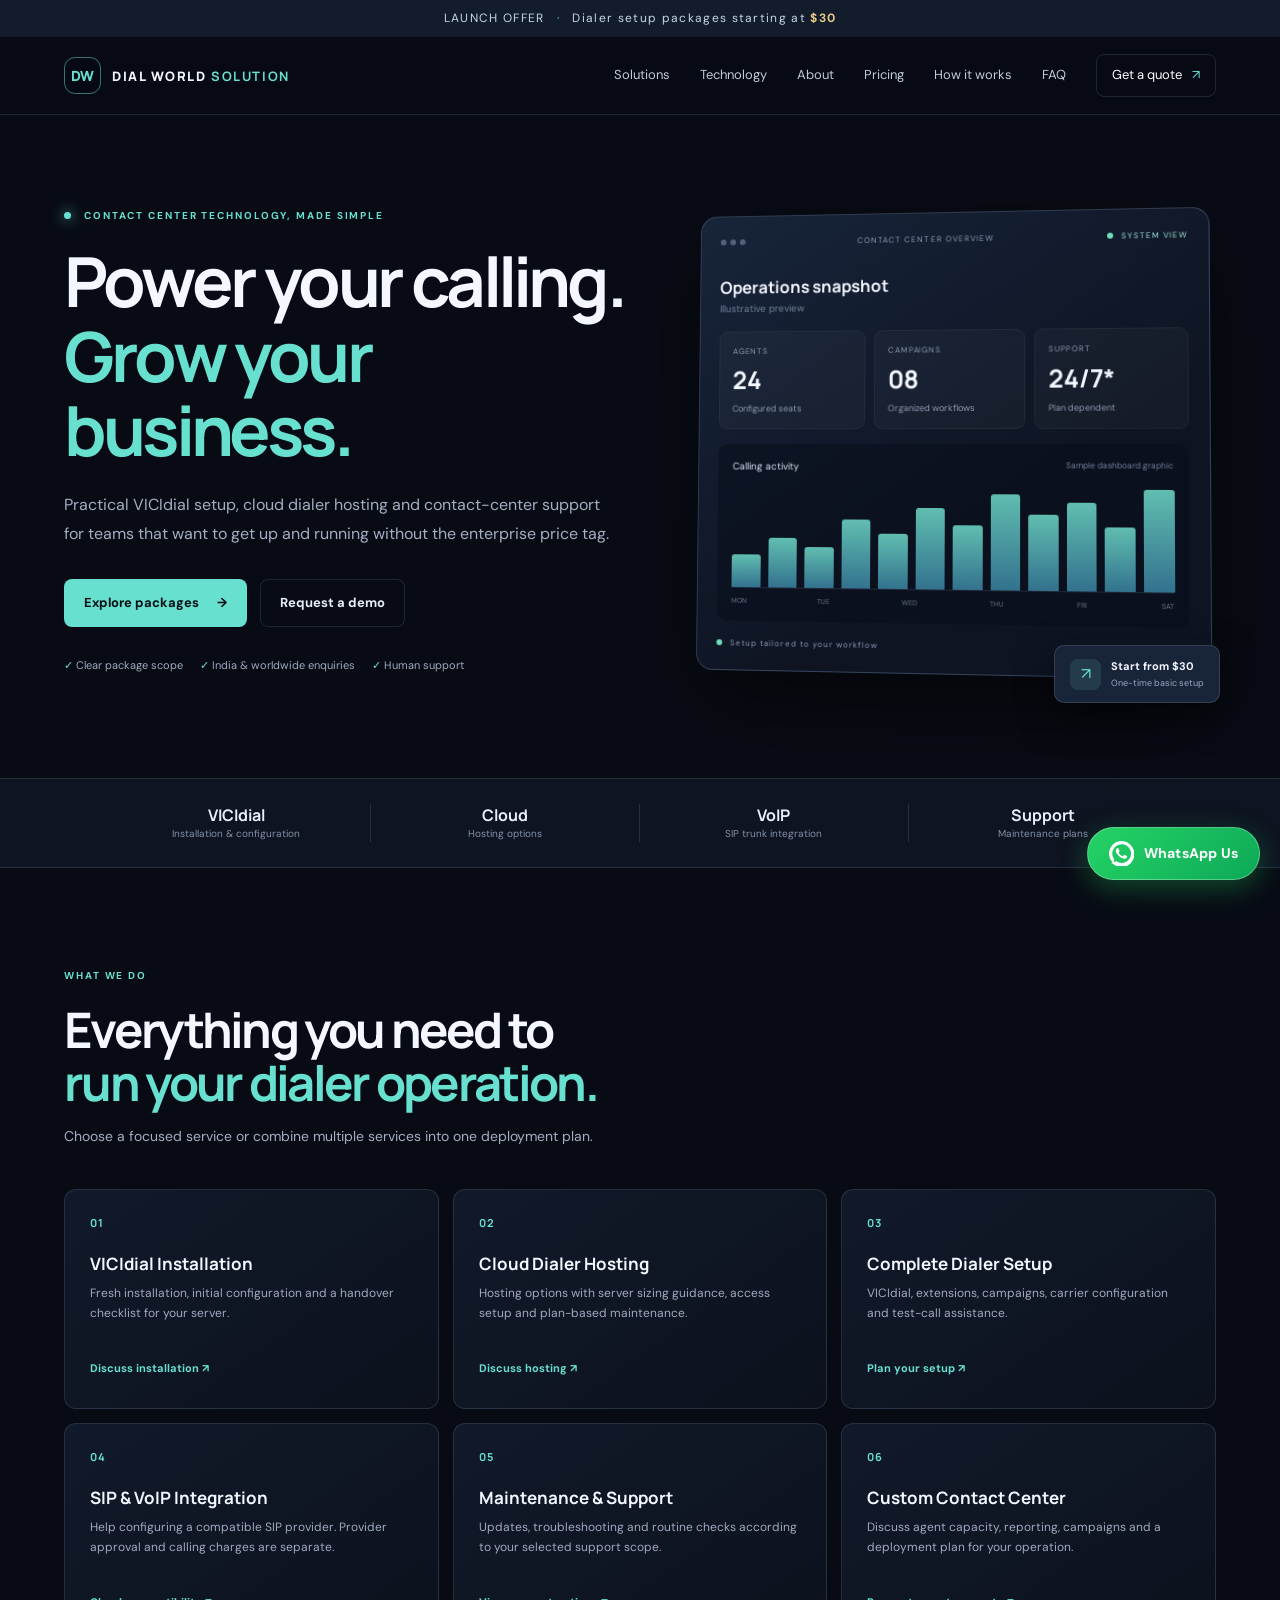
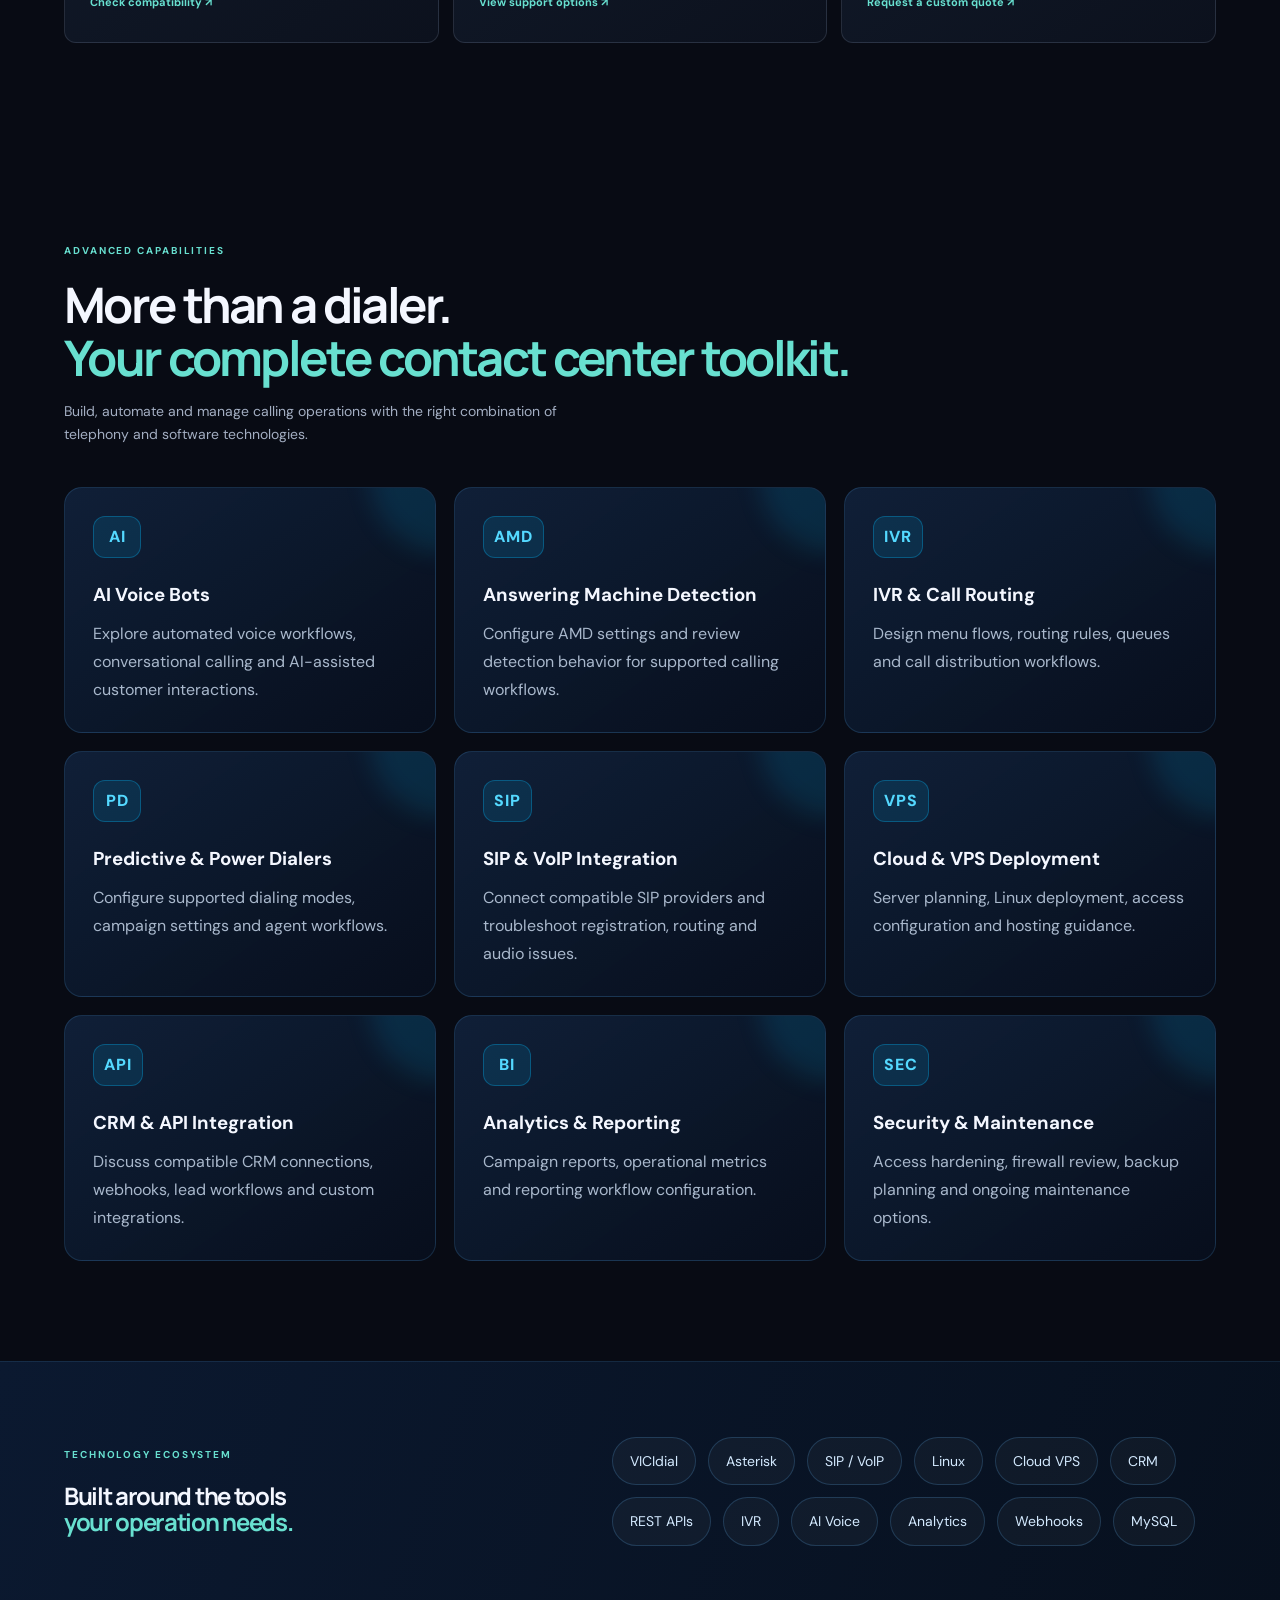
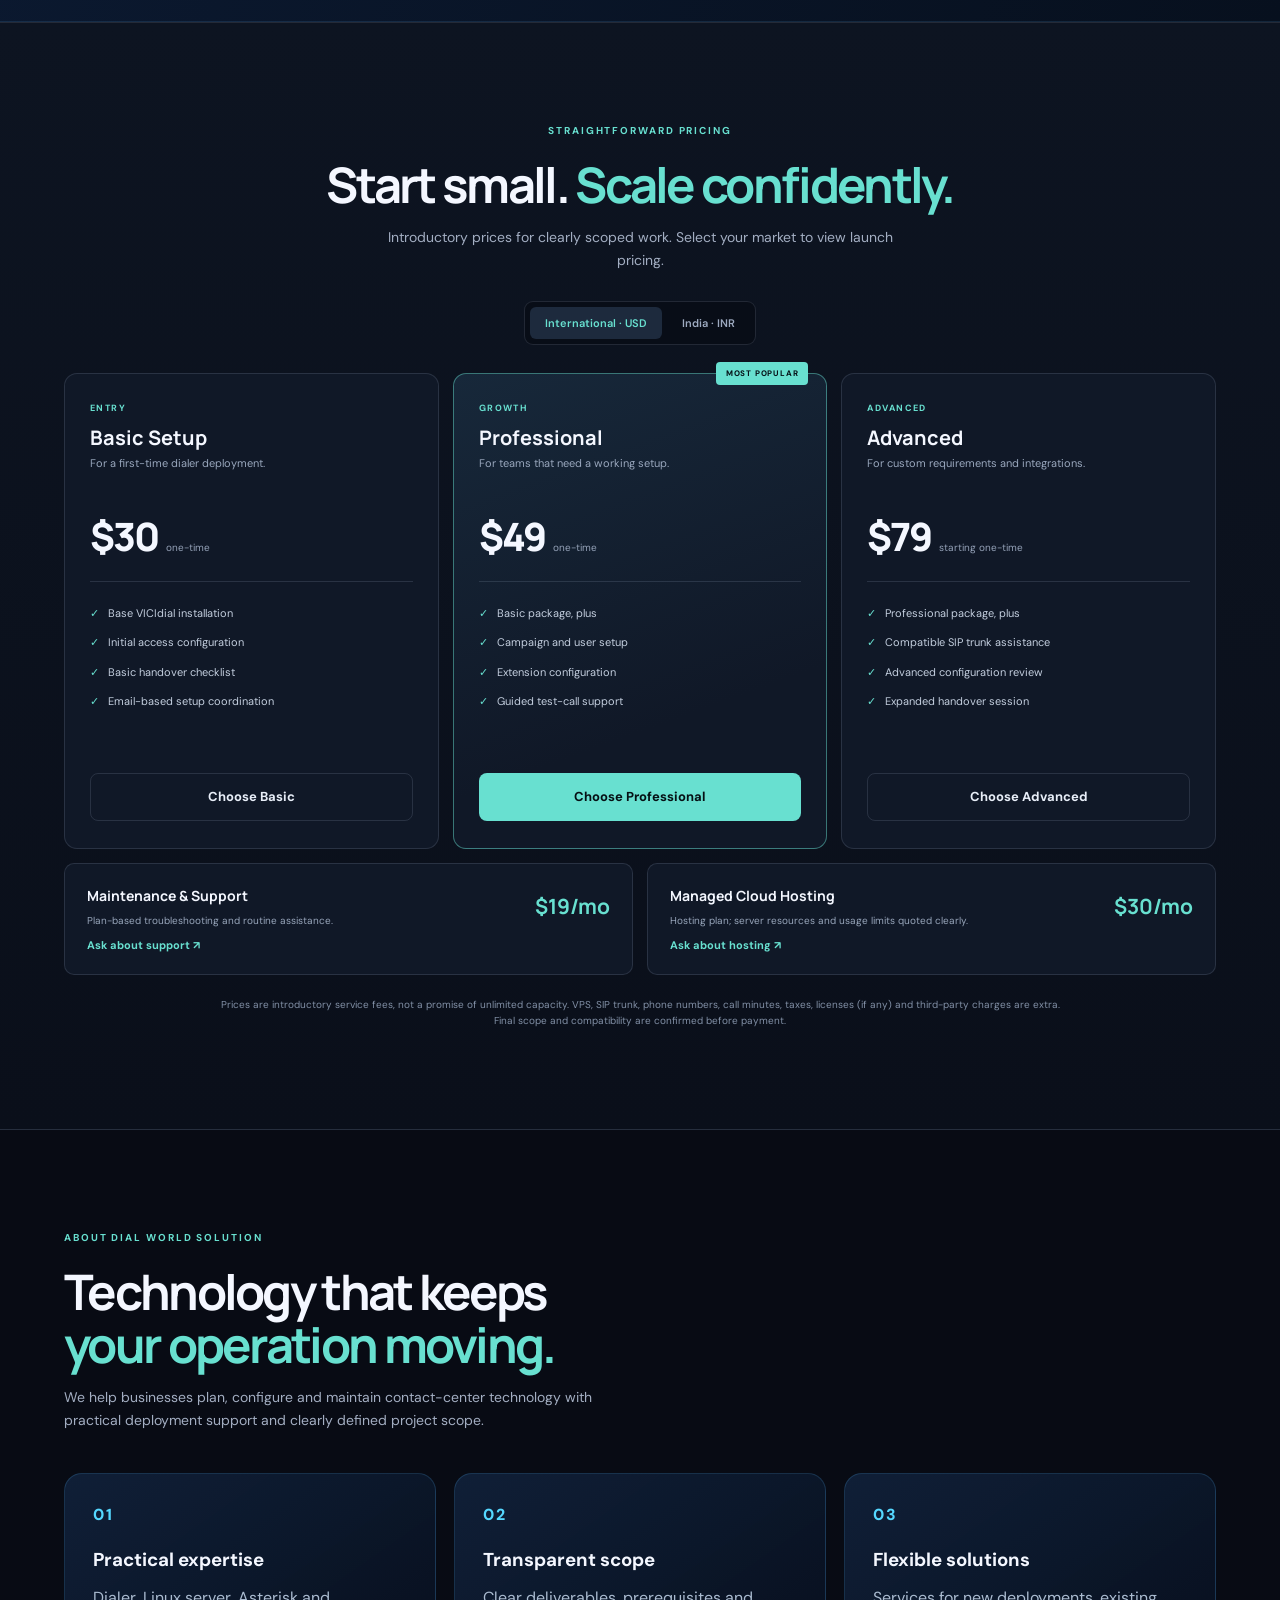
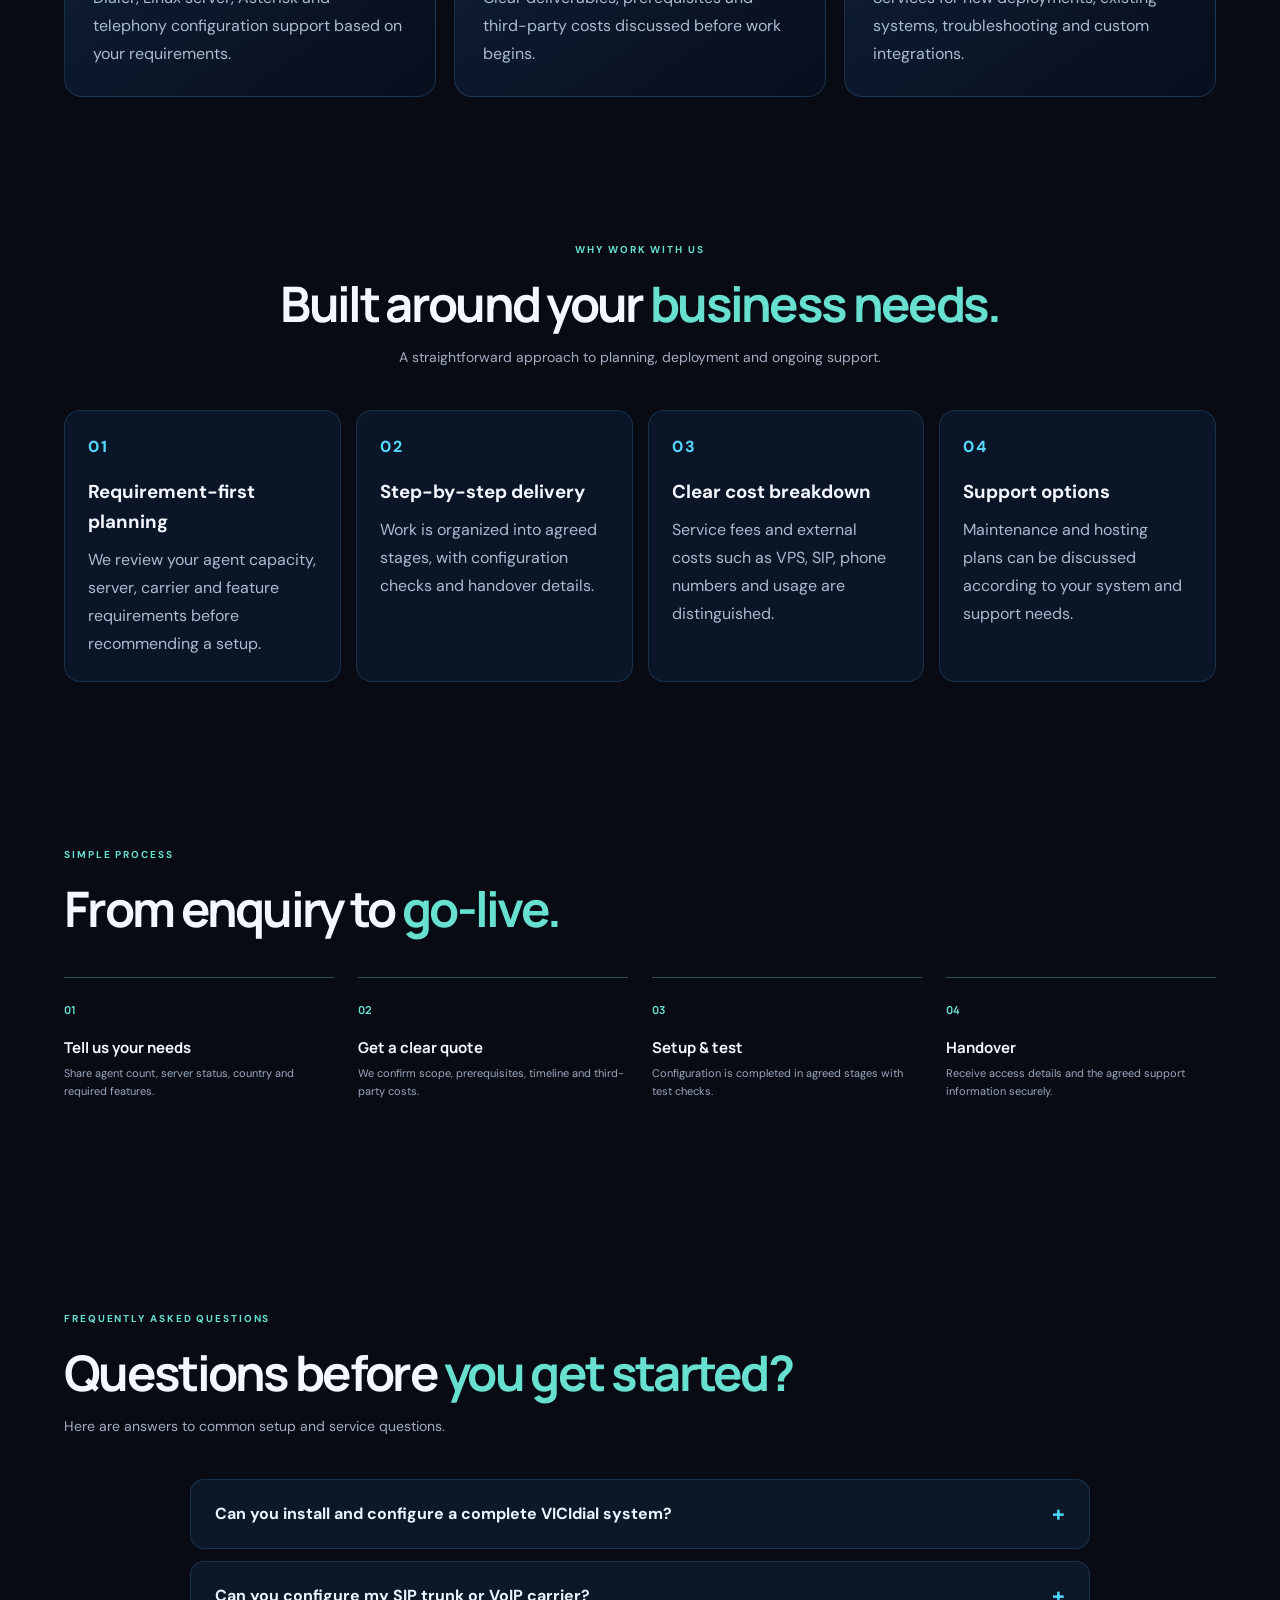
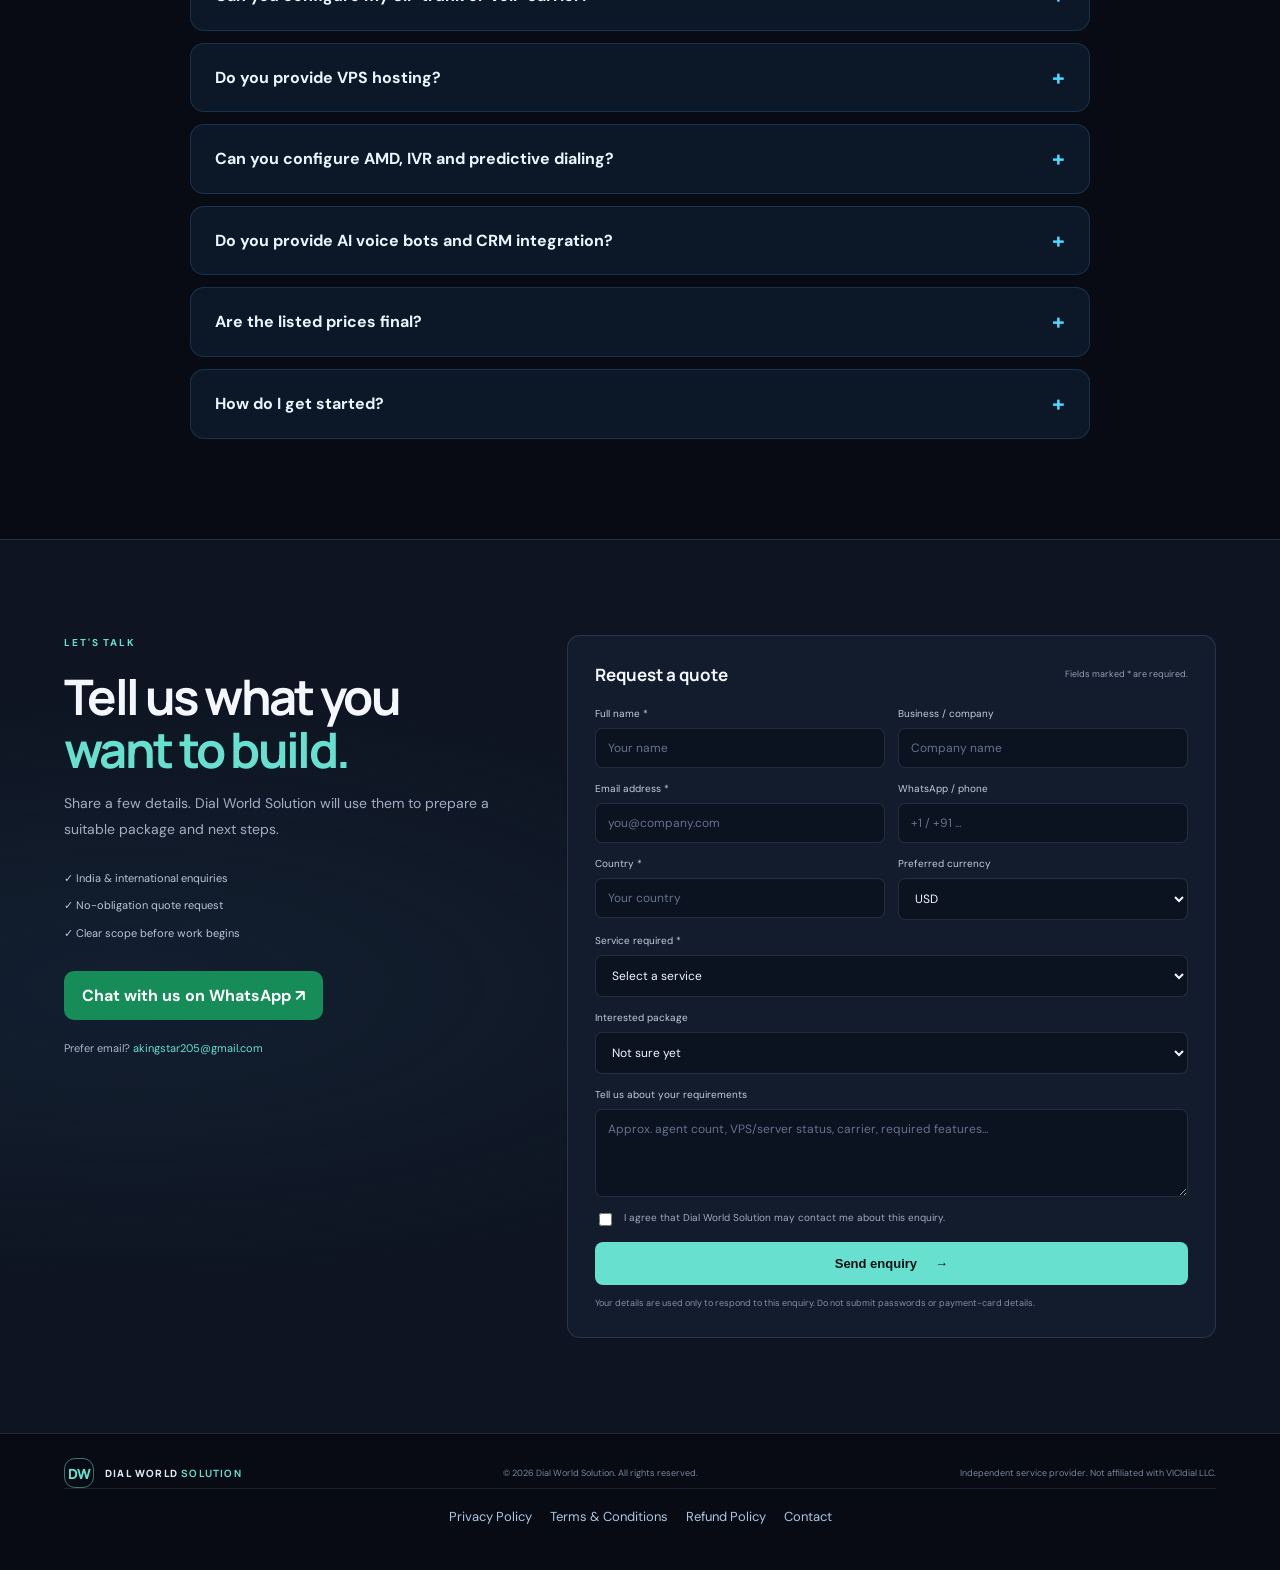
<file: index.html>
<!doctype html>
<html lang="en">
<head>
  <meta charset="utf-8">
  <meta name="viewport" content="width=device-width,initial-scale=1">
  <meta name="theme-color" content="#080b14">
  <meta name="description" content="Dial World Solution provides VICIdial installation, Asterisk, SIP and VoIP integration, cloud dialer hosting, AI voice workflows and contact center support.">
  <meta name="robots" content="index,follow">
  <meta property="og:title" content="Dial World Solution | Contact Center Technology">
  <meta property="og:description" content="VICIdial, Asterisk, cloud dialer, SIP integration and contact center solutions.">
  <meta property="og:type" content="website">
  <title>Dial World Solution | Premium Dialer & Contact Center Solutions</title>
  <link rel="preconnect" href="https://fonts.googleapis.com">
  <link rel="preconnect" href="https://fonts.gstatic.com" crossorigin>
  <link href="https://fonts.googleapis.com/css2?family=DM+Sans:wght@400;500;600;700&family=Manrope:wght@400;500;600;700;800&display=swap" rel="stylesheet">
  <link rel="icon" type="image/svg+xml" href="assets/favicon.svg">
  <link rel="canonical" href="https://akingstar.github.io/dial-world-solution/">
  <meta property="og:url" content="https://akingstar.github.io/dial-world-solution/">
  <meta name="twitter:card" content="summary">
  <link rel="stylesheet" href="assets/style.css">

  <script type="application/ld+json">
  {
    "@context":"https://schema.org",
    "@type":"ProfessionalService",
    "name":"Dial World Solution",
    "url":"https://akingstar.github.io/dial-world-solution/",
    "email":"akingstar205@gmail.com",
    "telephone":"+917857066061",
    "description":"VICIdial installation, Asterisk, SIP and VoIP integration, cloud dialer hosting and contact center technology services."
  }
  </script>
</head>
<body>
  <a class="skip-link" href="#home">Skip to content</a>
  <div class="announcement">LAUNCH OFFER <span>·</span> Dialer setup packages starting at <strong>$30</strong></div>
  <header class="site-header">
    <a class="brand" href="#home" aria-label="Dial World Solution home">
      <span class="brand-mark">DW</span><span> DIAL WORLD <b>SOLUTION</b></span>
    </a>
    <button class="menu-toggle" id="menuToggle" aria-label="Open navigation" aria-expanded="false">☰</button>
    <nav id="mainNav">
      <a href="#solutions">Solutions</a><a href="#capabilities">Technology</a><a href="#about">About</a><a href="#pricing">Pricing</a><a href="#process">How it works</a><a href="#faq">FAQ</a>
      <a class="nav-cta" href="#contact">Get a quote <span>↗</span></a>
    </nav>
  </header>

  <main>
    <section class="hero section-wrap" id="home">
      <div class="hero-copy">
        <div class="eyebrow"><span class="pulse"></span> CONTACT CENTER TECHNOLOGY, MADE SIMPLE</div>
        <h1>Power your calling.<br><em>Grow your business.</em></h1>
        <p class="hero-lead">Practical VICIdial setup, cloud dialer hosting and contact-center support for teams that want to get up and running without the enterprise price tag.</p>
        <div class="hero-actions"><a class="btn btn-primary" href="#pricing">Explore packages <span>→</span></a><a class="btn btn-quiet" href="#contact">Request a demo</a></div>
        <div class="hero-proof"><span>✓ Clear package scope</span><span>✓ India & worldwide enquiries</span><span>✓ Human support</span></div>
      </div>
      <div class="hero-visual">
        <div class="visual-glow"></div>
        <div class="dashboard">
          <div class="dash-top"><div><span class="dash-dot"></span><span class="dash-dot"></span><span class="dash-dot"></span></div><span>CONTACT CENTER OVERVIEW</span><span class="live"><i></i> SYSTEM VIEW</span></div>
          <div class="dash-title">Operations snapshot <small>Illustrative preview</small></div>
          <div class="metric-grid"><div class="metric"><small>AGENTS</small><b>24</b><span>Configured seats</span></div><div class="metric"><small>CAMPAIGNS</small><b>08</b><span>Organized workflows</span></div><div class="metric"><small>SUPPORT</small><b>24/7*</b><span>Plan dependent</span></div></div>
          <div class="chart-area"><div class="chart-head"><span>Calling activity</span><small>Sample dashboard graphic</small></div><div class="bars"><i style="height:32%"></i><i style="height:48%"></i><i style="height:39%"></i><i style="height:66%"></i><i style="height:53%"></i><i style="height:78%"></i><i style="height:62%"></i><i style="height:91%"></i><i style="height:72%"></i><i style="height:84%"></i><i style="height:61%"></i><i style="height:96%"></i></div><div class="chart-labels"><span>MON</span><span>TUE</span><span>WED</span><span>THU</span><span>FRI</span><span>SAT</span></div></div>
          <div class="dash-footer"><span><b></b> Setup tailored to your workflow</span><span>DW SOLUTION</span></div>
        </div>
        <div class="floating-note"><span class="note-icon">↗</span><span><b>Start from $30</b><small>One-time basic setup</small></span></div>
      </div>
    </section>

    <section class="trust-strip"><div><b>VICIdial</b><span>Installation & configuration</span></div><div><b>Cloud</b><span>Hosting options</span></div><div><b>VoIP</b><span>SIP trunk integration</span></div><div><b>Support</b><span>Maintenance plans</span></div></section>

    <section class="section-wrap section" id="solutions">
      <div class="section-heading"><div class="eyebrow">WHAT WE DO</div><h2>Everything you need to<br><em>run your dialer operation.</em></h2><p>Choose a focused service or combine multiple services into one deployment plan.</p></div>
      <div class="service-grid">
        <article class="service-card"><div class="service-icon">01</div><h3>VICIdial Installation</h3><p>Fresh installation, initial configuration and a handover checklist for your server.</p><a href="#contact">Discuss installation ↗</a></article>
        <article class="service-card"><div class="service-icon">02</div><h3>Cloud Dialer Hosting</h3><p>Hosting options with server sizing guidance, access setup and plan-based maintenance.</p><a href="#contact">Discuss hosting ↗</a></article>
        <article class="service-card"><div class="service-icon">03</div><h3>Complete Dialer Setup</h3><p>VICIdial, extensions, campaigns, carrier configuration and test-call assistance.</p><a href="#contact">Plan your setup ↗</a></article>
        <article class="service-card"><div class="service-icon">04</div><h3>SIP & VoIP Integration</h3><p>Help configuring a compatible SIP provider. Provider approval and calling charges are separate.</p><a href="#contact">Check compatibility ↗</a></article>
        <article class="service-card"><div class="service-icon">05</div><h3>Maintenance & Support</h3><p>Updates, troubleshooting and routine checks according to your selected support scope.</p><a href="#contact">View support options ↗</a></article>
        <article class="service-card"><div class="service-icon">06</div><h3>Custom Contact Center</h3><p>Discuss agent capacity, reporting, campaigns and a deployment plan for your operation.</p><a href="#contact">Request a custom quote ↗</a></article>
      </div>
    </section>


    <section class="section-wrap section advanced-section" id="capabilities">
      <div class="section-heading"><div class="eyebrow">ADVANCED CAPABILITIES</div><h2>More than a dialer.<br><em>Your complete contact center toolkit.</em></h2><p>Build, automate and manage calling operations with the right combination of telephony and software technologies.</p></div>
      <div class="capability-grid">
        <article class="capability-card"><span>AI</span><h3>AI Voice Bots</h3><p>Explore automated voice workflows, conversational calling and AI-assisted customer interactions.</p></article>
        <article class="capability-card"><span>AMD</span><h3>Answering Machine Detection</h3><p>Configure AMD settings and review detection behavior for supported calling workflows.</p></article>
        <article class="capability-card"><span>IVR</span><h3>IVR & Call Routing</h3><p>Design menu flows, routing rules, queues and call distribution workflows.</p></article>
        <article class="capability-card"><span>PD</span><h3>Predictive & Power Dialers</h3><p>Configure supported dialing modes, campaign settings and agent workflows.</p></article>
        <article class="capability-card"><span>SIP</span><h3>SIP & VoIP Integration</h3><p>Connect compatible SIP providers and troubleshoot registration, routing and audio issues.</p></article>
        <article class="capability-card"><span>VPS</span><h3>Cloud & VPS Deployment</h3><p>Server planning, Linux deployment, access configuration and hosting guidance.</p></article>
        <article class="capability-card"><span>API</span><h3>CRM & API Integration</h3><p>Discuss compatible CRM connections, webhooks, lead workflows and custom integrations.</p></article>
        <article class="capability-card"><span>BI</span><h3>Analytics & Reporting</h3><p>Campaign reports, operational metrics and reporting workflow configuration.</p></article>
        <article class="capability-card"><span>SEC</span><h3>Security & Maintenance</h3><p>Access hardening, firewall review, backup planning and ongoing maintenance options.</p></article>
      </div>
    </section>
    <section class="technology-section">
      <div class="section-wrap technology-inner"><div><div class="eyebrow">TECHNOLOGY ECOSYSTEM</div><h2>Built around the tools<br><em>your operation needs.</em></h2></div><div class="technology-tags"><span>VICIdial</span><span>Asterisk</span><span>SIP / VoIP</span><span>Linux</span><span>Cloud VPS</span><span>CRM</span><span>REST APIs</span><span>IVR</span><span>AI Voice</span><span>Analytics</span><span>Webhooks</span><span>MySQL</span></div></div>
    </section>

    <section class="pricing-section" id="pricing">
      <div class="section-wrap section">
        <div class="section-heading center"><div class="eyebrow">STRAIGHTFORWARD PRICING</div><h2>Start small. <em>Scale confidently.</em></h2><p>Introductory prices for clearly scoped work. Select your market to view launch pricing.</p></div>
        <div class="price-switch" role="group" aria-label="Choose currency"><button class="active" data-currency="USD">International · USD</button><button data-currency="INR">India · INR</button></div>
        <div class="pricing-grid">
          <article class="price-card"><div class="plan-label">ENTRY</div><h3>Basic Setup</h3><p class="plan-desc">For a first-time dialer deployment.</p><div class="price"><span data-usd="$30" data-inr="₹999">$30</span><small>one-time</small></div><ul><li>Base VICIdial installation</li><li>Initial access configuration</li><li>Basic handover checklist</li><li>Email-based setup coordination</li></ul><a class="btn btn-outline choose-plan" data-plan="Basic Setup" href="#contact">Choose Basic</a></article>
          <article class="price-card featured"><div class="popular">MOST POPULAR</div><div class="plan-label">GROWTH</div><h3>Professional</h3><p class="plan-desc">For teams that need a working setup.</p><div class="price"><span data-usd="$49" data-inr="₹1,999">$49</span><small>one-time</small></div><ul><li>Basic package, plus</li><li>Campaign and user setup</li><li>Extension configuration</li><li>Guided test-call support</li></ul><a class="btn btn-primary choose-plan" data-plan="Professional Setup" href="#contact">Choose Professional</a></article>
          <article class="price-card"><div class="plan-label">ADVANCED</div><h3>Advanced</h3><p class="plan-desc">For custom requirements and integrations.</p><div class="price"><span data-usd="$79" data-inr="₹3,499">$79</span><small>starting one-time</small></div><ul><li>Professional package, plus</li><li>Compatible SIP trunk assistance</li><li>Advanced configuration review</li><li>Expanded handover session</li></ul><a class="btn btn-outline choose-plan" data-plan="Advanced Setup" href="#contact">Choose Advanced</a></article>
        </div>
        <div class="recurring-grid">
          <div class="recurring-card"><div><b>Maintenance & Support</b><p>Plan-based troubleshooting and routine assistance.</p></div><strong data-usd="$19/mo" data-inr="₹999/mo">$19/mo</strong><a href="#contact" class="text-link choose-plan" data-plan="Monthly Maintenance">Ask about support ↗</a></div>
          <div class="recurring-card"><div><b>Managed Cloud Hosting</b><p>Hosting plan; server resources and usage limits quoted clearly.</p></div><strong data-usd="$30/mo" data-inr="₹1,499/mo">$30/mo</strong><a href="#contact" class="text-link choose-plan" data-plan="Managed Cloud Hosting">Ask about hosting ↗</a></div>
        </div>
        <p class="pricing-note">Prices are introductory service fees, not a promise of unlimited capacity. VPS, SIP trunk, phone numbers, call minutes, taxes, licenses (if any) and third-party charges are extra. Final scope and compatibility are confirmed before payment.</p>
      </div>
    </section>


    <section class="section-wrap section company-section" id="about">
      <div class="section-heading"><div class="eyebrow">ABOUT DIAL WORLD SOLUTION</div><h2>Technology that keeps<br><em>your operation moving.</em></h2><p>We help businesses plan, configure and maintain contact-center technology with practical deployment support and clearly defined project scope.</p></div>
      <div class="company-grid">
        <article class="company-card"><span>01</span><h3>Practical expertise</h3><p>Dialer, Linux server, Asterisk and telephony configuration support based on your requirements.</p></article>
        <article class="company-card"><span>02</span><h3>Transparent scope</h3><p>Clear deliverables, prerequisites and third-party costs discussed before work begins.</p></article>
        <article class="company-card"><span>03</span><h3>Flexible solutions</h3><p>Services for new deployments, existing systems, troubleshooting and custom integrations.</p></article>
      </div>
    </section>
    <section class="section-wrap section why-section" id="why-us">
      <div class="section-heading center"><div class="eyebrow">WHY WORK WITH US</div><h2>Built around your <em>business needs.</em></h2><p>A straightforward approach to planning, deployment and ongoing support.</p></div>
      <div class="why-grid">
        <div><b>01</b><h3>Requirement-first planning</h3><p>We review your agent capacity, server, carrier and feature requirements before recommending a setup.</p></div>
        <div><b>02</b><h3>Step-by-step delivery</h3><p>Work is organized into agreed stages, with configuration checks and handover details.</p></div>
        <div><b>03</b><h3>Clear cost breakdown</h3><p>Service fees and external costs such as VPS, SIP, phone numbers and usage are distinguished.</p></div>
        <div><b>04</b><h3>Support options</h3><p>Maintenance and hosting plans can be discussed according to your system and support needs.</p></div>
      </div>
    </section>

    <section class="section-wrap section" id="process">
      <div class="section-heading"><div class="eyebrow">SIMPLE PROCESS</div><h2>From enquiry to <em>go-live.</em></h2></div>
      <div class="steps"><div><span>01</span><h3>Tell us your needs</h3><p>Share agent count, server status, country and required features.</p></div><div><span>02</span><h3>Get a clear quote</h3><p>We confirm scope, prerequisites, timeline and third-party costs.</p></div><div><span>03</span><h3>Setup & test</h3><p>Configuration is completed in agreed stages with test checks.</p></div><div><span>04</span><h3>Handover</h3><p>Receive access details and the agreed support information securely.</p></div></div>
    </section>


    <section class="section-wrap section faq-section" id="faq">
      <div class="section-heading"><div class="eyebrow">FREQUENTLY ASKED QUESTIONS</div><h2>Questions before <em>you get started?</em></h2><p>Here are answers to common setup and service questions.</p></div>
      <div class="faq-list">
        <details><summary>Can you install and configure a complete VICIdial system?</summary><p>Yes. Available scope can include server preparation, installation, extensions, campaigns, dialer settings and agreed test checks.</p></details>
        <details><summary>Can you configure my SIP trunk or VoIP carrier?</summary><p>We can assist with compatible SIP provider configuration and troubleshooting. Carrier approval, account charges and call rates are separate.</p></details>
        <details><summary>Do you provide VPS hosting?</summary><p>Managed hosting options can be discussed based on agent capacity, storage, traffic and server requirements. Third-party infrastructure charges may apply.</p></details>
        <details><summary>Can you configure AMD, IVR and predictive dialing?</summary><p>Supported VICIdial and Asterisk features can be configured according to your version, server resources, carrier capabilities and operational requirements.</p></details>
        <details><summary>Do you provide AI voice bots and CRM integration?</summary><p>These are custom-scope services. Feasibility, third-party API requirements and ongoing usage charges are confirmed before work begins.</p></details>
        <details><summary>Are the listed prices final?</summary><p>Listed prices are introductory service fees. Custom work, VPS, SIP trunks, phone numbers, call minutes, taxes and third-party services may cost extra.</p></details>
        <details><summary>How do I get started?</summary><p>Submit the enquiry form with your requirements. We will review the scope and discuss suitable next steps before payment.</p></details>
      </div>
    </section>

    <section class="contact-section" id="contact">
      <div class="section-wrap contact-layout">
        <div class="contact-copy"><div class="eyebrow">LET'S TALK</div><h2>Tell us what you<br><em>want to build.</em></h2><p>Share a few details. Dial World Solution will use them to prepare a suitable package and next steps.</p><div class="contact-points"><span>✓ India & international enquiries</span><span>✓ No-obligation quote request</span><span>✓ Clear scope before work begins</span></div><div class="whatsapp-contact"><a href="https://wa.me/917857066061" target="_blank" rel="noopener">Chat with us on WhatsApp ↗</a></div><div class="contact-email">Prefer email? <a href="mailto:akingstar205@gmail.com">akingstar205@gmail.com</a></div></div>
        <form class="lead-form" id="leadForm">
          <div class="form-heading"><b>Request a quote</b><span>Fields marked * are required.</span></div>
          <div class="form-row"><label>Full name *<input name="name" required maxlength="100" placeholder="Your name"></label><label>Business / company<input name="company" maxlength="120" placeholder="Company name"></label></div>
          <div class="form-row"><label>Email address *<input name="email" type="email" required maxlength="160" placeholder="you@company.com"></label><label>WhatsApp / phone<input name="phone" type="tel" maxlength="30" placeholder="+1 / +91 ..."></label></div>
          <div class="form-row"><label>Country *<input name="country" required maxlength="80" placeholder="Your country"></label><label>Preferred currency<select name="currency"><option>USD</option><option>INR</option></select></label></div>
          <label>Service required *<select name="service" required><option value="">Select a service</option><option>VICIdial Installation</option><option>Cloud Dialer Hosting</option><option>Complete Dialer Setup</option><option>SIP & VoIP Integration</option><option>Maintenance & Support</option><option>Custom Contact Center</option></select></label>
          <label>Interested package<select name="package" id="packageSelect"><option value="">Not sure yet</option><option>Basic Setup</option><option>Professional Setup</option><option>Advanced Setup</option><option>Monthly Maintenance</option><option>Managed Cloud Hosting</option><option>Custom Enterprise Quote</option></select></label>
          <label>Tell us about your requirements<textarea name="message" rows="4" maxlength="1500" placeholder="Approx. agent count, VPS/server status, carrier, required features..."></textarea></label>
          <label class="consent"><input type="checkbox" name="consent" value="yes" required><span>I agree that Dial World Solution may contact me about this enquiry.</span></label>
          <input class="trap" name="website" tabindex="-1" autocomplete="off" aria-hidden="true">
          <button class="btn btn-primary submit-btn" type="submit">Send enquiry <span>→</span></button>
          <p class="form-status" id="formStatus" role="status" aria-live="polite">Your details are used only to respond to this enquiry. Do not submit passwords or payment-card details.</p>
        </form>
      </div>
    </section>
  </main>
  <footer><div class="footer-inner"><a class="brand" href="#home"><span class="brand-mark">DW</span><span> DIAL WORLD <b>SOLUTION</b></span></a><span>© <span id="year"></span> Dial World Solution. All rights reserved.</span><span>Independent service provider. Not affiliated with VICIdial LLC.</span></div><div class="footer-links"><a href="privacy-policy.html">Privacy Policy</a><a href="terms.html">Terms & Conditions</a><a href="refund-policy.html">Refund Policy</a><a href="mailto:akingstar205@gmail.com">Contact</a></div></footer>
  <script src="assets/app.js"></script>
  <a href="https://wa.me/917857066061" target="_blank" rel="noopener" class="whatsapp-float" aria-label="Contact Dial World Solution on WhatsApp"><svg viewBox="0 0 24 24" aria-hidden="true"><path fill="currentColor" d="M20.52 3.48A11.86 11.86 0 0 0 3.48 20.52L2 22l1.52-.4A11.86 11.86 0 1 0 20.52 3.48ZM12 21a9 9 0 0 1-4.58-1.25l-.33-.2-2.7.71.72-2.63-.22-.34A9 9 0 1 1 12 21Zm4.94-6.75c-.27-.14-1.6-.79-1.85-.88s-.43-.14-.61.14-.7.88-.86 1.06-.32.2-.59.07a7.39 7.39 0 0 1-2.18-1.35 8.16 8.16 0 0 1-1.5-1.87c-.16-.27 0-.42.12-.56s.27-.32.4-.48.18-.27.27-.45.05-.34-.02-.48-.61-1.47-.84-2.01-.45-.46-.61-.47h-.52a1 1 0 0 0-.72.34 3 3 0 0 0-.94 2.23 5.2 5.2 0 0 0 1.1 2.77 11.9 11.9 0 0 0 4.56 4.03c.64.28 1.14.45 1.53.57a3.68 3.68 0 0 0 1.69.1 2.76 2.76 0 0 0 1.8-1.28 2.25 2.25 0 0 0 .16-1.28c-.07-.12-.25-.2-.52-.34Z"/></svg><span>WhatsApp Us</span></a>
</body>
</html>
</file>
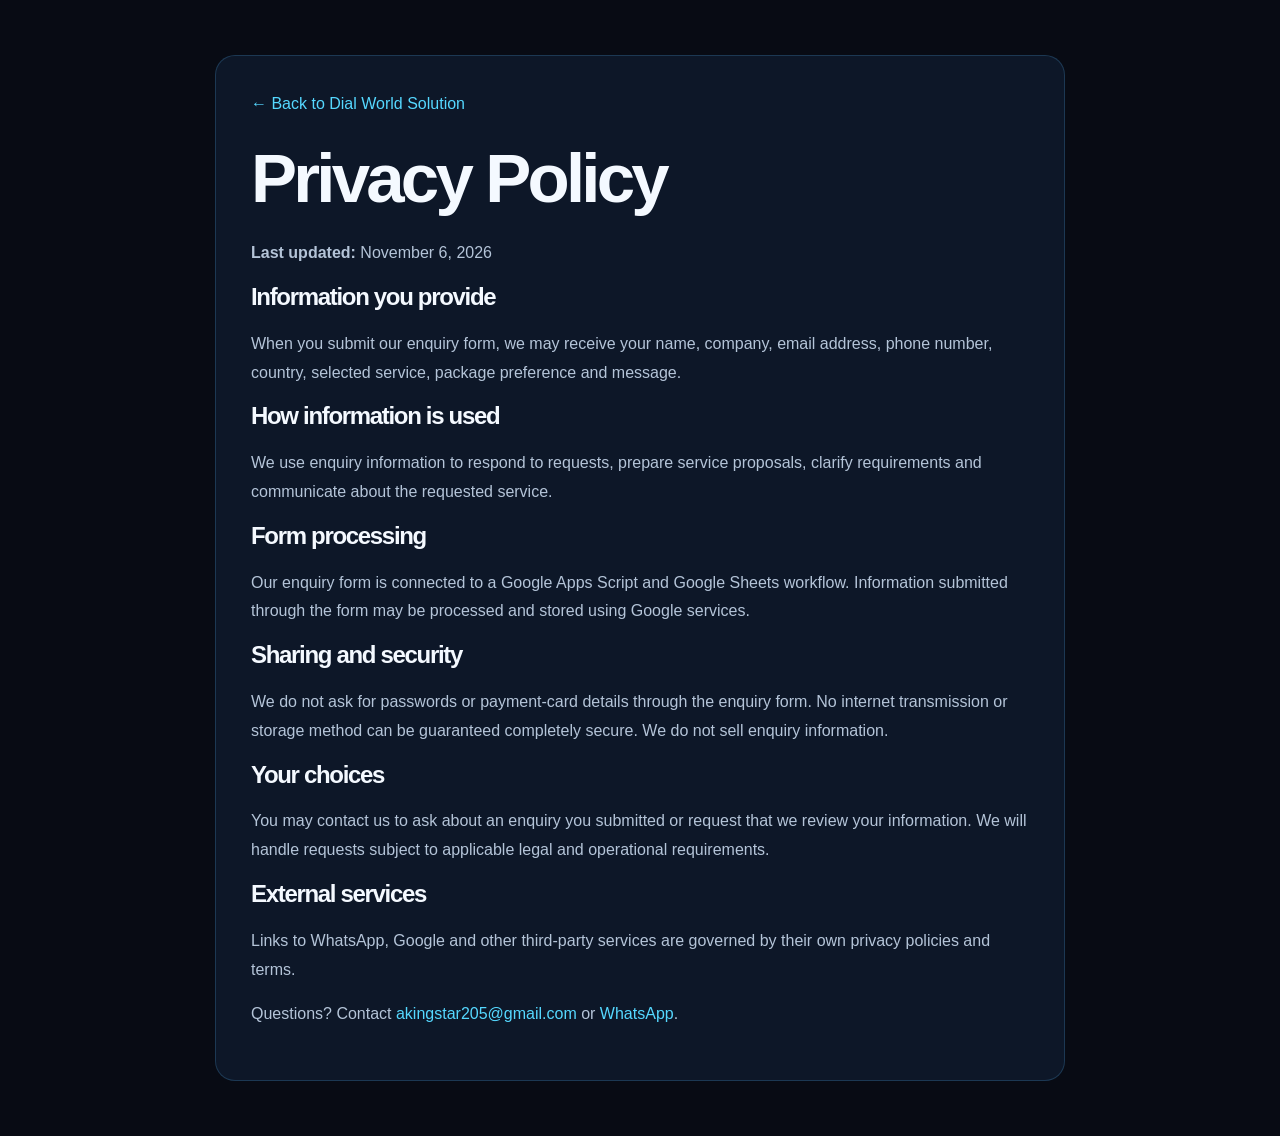
<file: privacy-policy.html>
<!doctype html>
<html lang="en">
<head>
<meta charset="utf-8">
<meta name="viewport" content="width=device-width,initial-scale=1">
<meta name="theme-color" content="#080b14">
<meta name="robots" content="index,follow">
<title>Privacy Policy | Dial World Solution</title>
<link rel="icon" type="image/svg+xml" href="assets/favicon.svg">
<link rel="stylesheet" href="assets/style.css">
</head>
<body class="legal-page">
<main class="legal-content">
<a class="legal-back" href="index.html">← Back to Dial World Solution</a>
<h1>Privacy Policy</h1>
<p><strong>Last updated:</strong> November 6, 2026</p>

<h2>Information you provide</h2>
<p>When you submit our enquiry form, we may receive your name, company, email address, phone number, country, selected service, package preference and message.</p>
<h2>How information is used</h2>
<p>We use enquiry information to respond to requests, prepare service proposals, clarify requirements and communicate about the requested service.</p>
<h2>Form processing</h2>
<p>Our enquiry form is connected to a Google Apps Script and Google Sheets workflow. Information submitted through the form may be processed and stored using Google services.</p>
<h2>Sharing and security</h2>
<p>We do not ask for passwords or payment-card details through the enquiry form. No internet transmission or storage method can be guaranteed completely secure. We do not sell enquiry information.</p>
<h2>Your choices</h2>
<p>You may contact us to ask about an enquiry you submitted or request that we review your information. We will handle requests subject to applicable legal and operational requirements.</p>
<h2>External services</h2>
<p>Links to WhatsApp, Google and other third-party services are governed by their own privacy policies and terms.</p>

<p>Questions? Contact <a href="mailto:akingstar205@gmail.com">akingstar205@gmail.com</a> or <a href="https://wa.me/917857066061">WhatsApp</a>.</p>
</main>
</body>
</html>
</file>
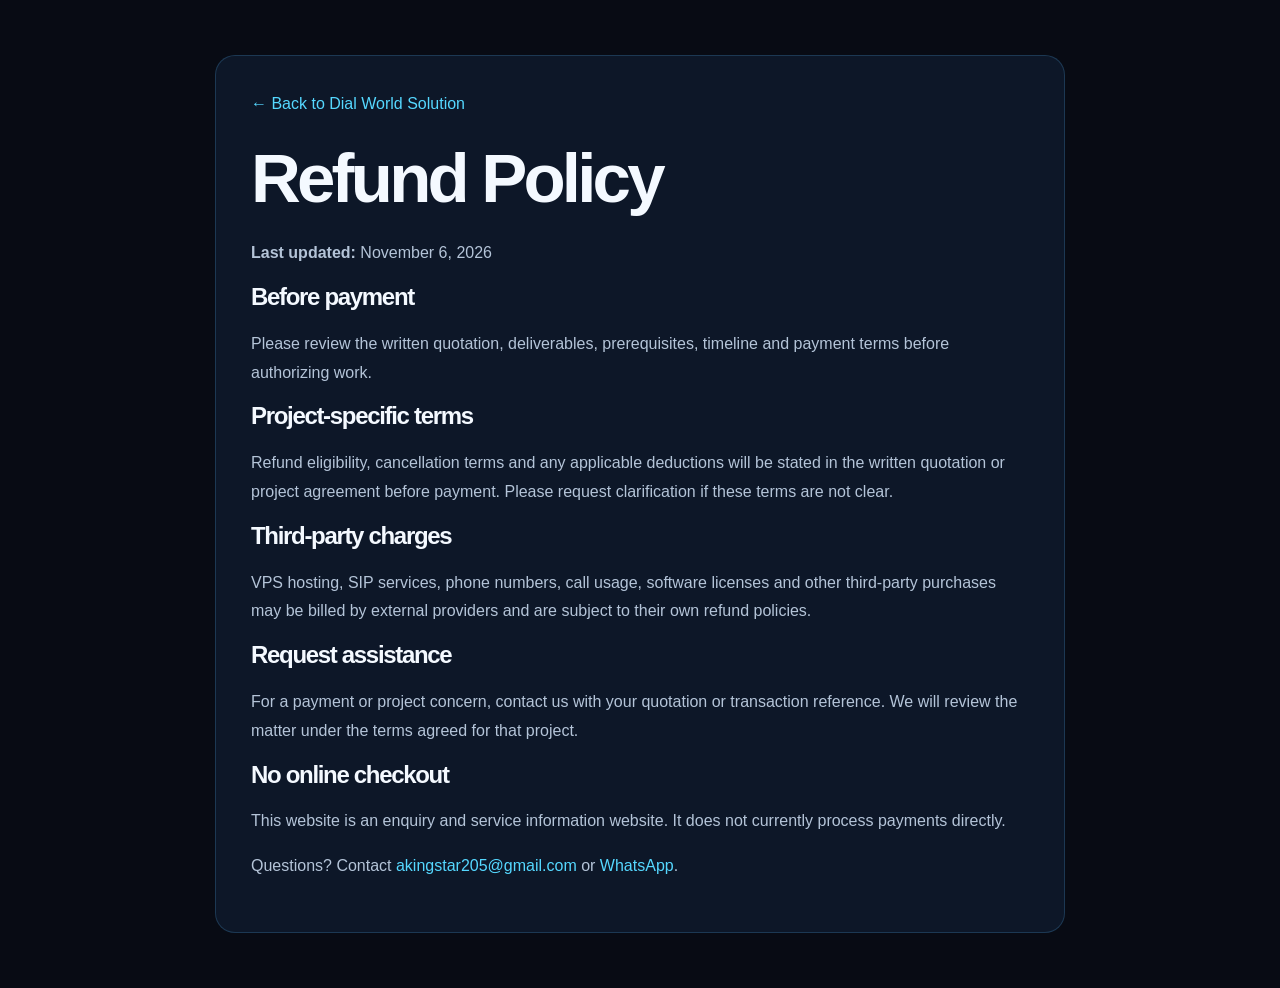
<file: refund-policy.html>
<!doctype html>
<html lang="en">
<head>
<meta charset="utf-8">
<meta name="viewport" content="width=device-width,initial-scale=1">
<meta name="theme-color" content="#080b14">
<meta name="robots" content="index,follow">
<title>Refund Policy | Dial World Solution</title>
<link rel="icon" type="image/svg+xml" href="assets/favicon.svg">
<link rel="stylesheet" href="assets/style.css">
</head>
<body class="legal-page">
<main class="legal-content">
<a class="legal-back" href="index.html">← Back to Dial World Solution</a>
<h1>Refund Policy</h1>
<p><strong>Last updated:</strong> November 6, 2026</p>

<h2>Before payment</h2>
<p>Please review the written quotation, deliverables, prerequisites, timeline and payment terms before authorizing work.</p>
<h2>Project-specific terms</h2>
<p>Refund eligibility, cancellation terms and any applicable deductions will be stated in the written quotation or project agreement before payment. Please request clarification if these terms are not clear.</p>
<h2>Third-party charges</h2>
<p>VPS hosting, SIP services, phone numbers, call usage, software licenses and other third-party purchases may be billed by external providers and are subject to their own refund policies.</p>
<h2>Request assistance</h2>
<p>For a payment or project concern, contact us with your quotation or transaction reference. We will review the matter under the terms agreed for that project.</p>
<h2>No online checkout</h2>
<p>This website is an enquiry and service information website. It does not currently process payments directly.</p>

<p>Questions? Contact <a href="mailto:akingstar205@gmail.com">akingstar205@gmail.com</a> or <a href="https://wa.me/917857066061">WhatsApp</a>.</p>
</main>
</body>
</html>
</file>
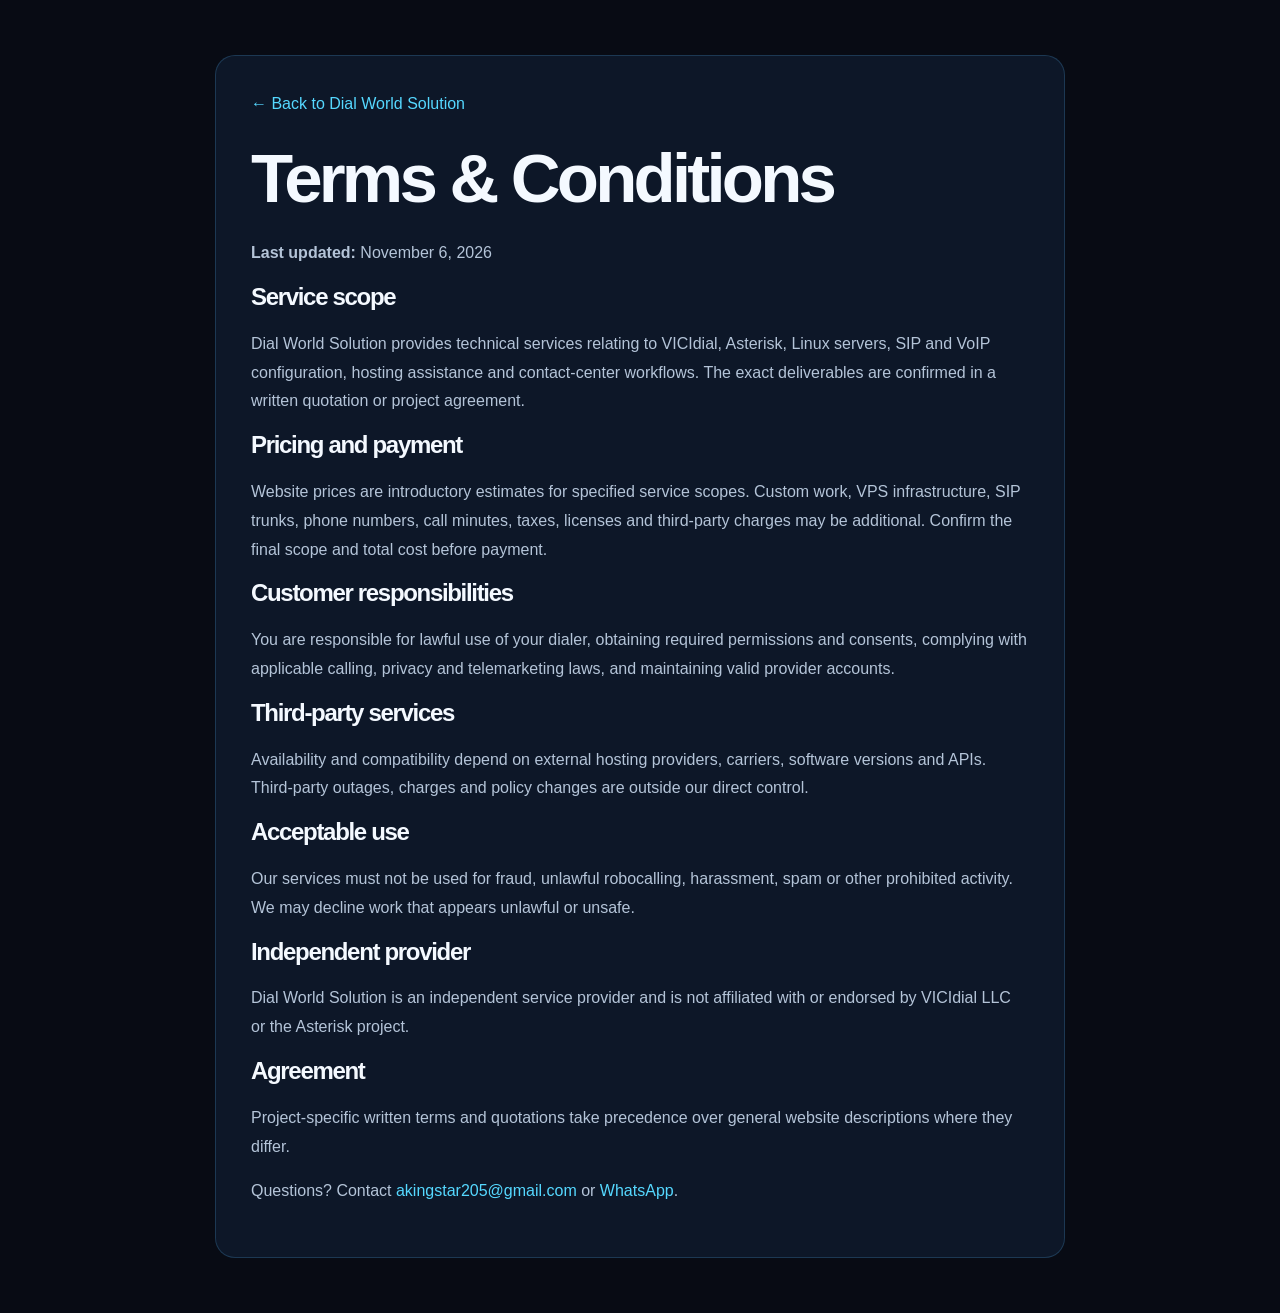
<file: terms.html>
<!doctype html>
<html lang="en">
<head>
<meta charset="utf-8">
<meta name="viewport" content="width=device-width,initial-scale=1">
<meta name="theme-color" content="#080b14">
<meta name="robots" content="index,follow">
<title>Terms & Conditions | Dial World Solution</title>
<link rel="icon" type="image/svg+xml" href="assets/favicon.svg">
<link rel="stylesheet" href="assets/style.css">
</head>
<body class="legal-page">
<main class="legal-content">
<a class="legal-back" href="index.html">← Back to Dial World Solution</a>
<h1>Terms & Conditions</h1>
<p><strong>Last updated:</strong> November 6, 2026</p>

<h2>Service scope</h2>
<p>Dial World Solution provides technical services relating to VICIdial, Asterisk, Linux servers, SIP and VoIP configuration, hosting assistance and contact-center workflows. The exact deliverables are confirmed in a written quotation or project agreement.</p>
<h2>Pricing and payment</h2>
<p>Website prices are introductory estimates for specified service scopes. Custom work, VPS infrastructure, SIP trunks, phone numbers, call minutes, taxes, licenses and third-party charges may be additional. Confirm the final scope and total cost before payment.</p>
<h2>Customer responsibilities</h2>
<p>You are responsible for lawful use of your dialer, obtaining required permissions and consents, complying with applicable calling, privacy and telemarketing laws, and maintaining valid provider accounts.</p>
<h2>Third-party services</h2>
<p>Availability and compatibility depend on external hosting providers, carriers, software versions and APIs. Third-party outages, charges and policy changes are outside our direct control.</p>
<h2>Acceptable use</h2>
<p>Our services must not be used for fraud, unlawful robocalling, harassment, spam or other prohibited activity. We may decline work that appears unlawful or unsafe.</p>
<h2>Independent provider</h2>
<p>Dial World Solution is an independent service provider and is not affiliated with or endorsed by VICIdial LLC or the Asterisk project.</p>
<h2>Agreement</h2>
<p>Project-specific written terms and quotations take precedence over general website descriptions where they differ.</p>

<p>Questions? Contact <a href="mailto:akingstar205@gmail.com">akingstar205@gmail.com</a> or <a href="https://wa.me/917857066061">WhatsApp</a>.</p>
</main>
</body>
</html>
</file>
<file: assets/style.css>
:root{--bg:#080b14;--panel:#101625;--panel2:#131d30;--text:#f4f7ff;--muted:#a3aec2;--line:rgba(190,205,230,.14);--cyan:#68e0d0;--blue:#7b9cff;--gold:#e6c887}*{box-sizing:border-box}html{scroll-behavior:smooth}body{margin:0;background:var(--bg);color:var(--text);font-family:"DM Sans",sans-serif;line-height:1.6}a{color:inherit;text-decoration:none}.announcement{text-align:center;padding:9px 16px;background:#121c2b;color:#c7d4e8;font-size:12px;letter-spacing:.11em}.announcement strong{color:var(--gold)}.announcement span{padding:0 8px;color:var(--cyan)}.site-header{height:78px;display:flex;align-items:center;justify-content:space-between;padding:0 max(5vw,24px);border-bottom:1px solid var(--line);position:sticky;top:0;background:rgba(8,11,20,.9);backdrop-filter:blur(16px);z-index:10}.brand{display:flex;align-items:center;gap:11px;font:800 13px Manrope,sans-serif;letter-spacing:.12em}.brand b{color:var(--cyan)}.brand-mark{display:grid;place-items:center;width:37px;height:37px;border:1px solid rgba(104,224,208,.5);border-radius:11px;color:var(--cyan);letter-spacing:-.06em;font-size:14px}.site-header nav{display:flex;align-items:center;gap:30px;color:#c1cad9;font-size:13px}.site-header nav a:hover,.text-link:hover{color:var(--cyan)}.nav-cta{padding:10px 15px;border:1px solid var(--line);border-radius:8px;color:white}.nav-cta span{color:var(--cyan);padding-left:7px}.menu-toggle{display:none;background:none;border:0;color:white;font-size:24px}.section-wrap{width:min(1160px,90%);margin:auto}.hero{min-height:630px;display:grid;grid-template-columns:1.03fr .97fr;align-items:center;gap:50px;padding-top:65px;padding-bottom:75px}.eyebrow{font-size:10px;letter-spacing:.19em;font-weight:700;color:var(--cyan);margin-bottom:20px}.pulse{display:inline-block;width:7px;height:7px;background:var(--cyan);border-radius:50%;margin-right:9px;box-shadow:0 0 13px var(--cyan)}h1,h2,h3,p{margin-top:0}h1,h2{font-family:Manrope,sans-serif;letter-spacing:-.055em;line-height:1.08}h1{font-size:clamp(42px,5.4vw,69px);margin-bottom:23px}h1 em,h2 em{font-style:normal;color:var(--cyan)}.hero-lead{font-size:16px;color:var(--muted);max-width:550px;line-height:1.8}.hero-actions{display:flex;gap:13px;margin:30px 0}.btn{display:inline-flex;align-items:center;justify-content:center;gap:18px;padding:13px 19px;border-radius:8px;font-weight:700;font-size:13px;border:1px solid transparent;cursor:pointer;transition:.2s}.btn-primary{background:var(--cyan);color:#061014}.btn-primary:hover{background:#8bf1e4;transform:translateY(-2px)}.btn-quiet,.btn-outline{border-color:var(--line);color:#e8eef8}.btn-quiet:hover,.btn-outline:hover{border-color:var(--cyan);color:var(--cyan)}.hero-proof{display:flex;flex-wrap:wrap;gap:17px;color:#9daac0;font-size:11px}.hero-proof span:first-letter{color:var(--cyan)}.hero-visual{position:relative;padding:30px 10px}.visual-glow{position:absolute;inset:10% 5%;background:radial-gradient(ellipse,rgba(65,124,180,.25),transparent 65%);filter:blur(20px)}.dashboard{position:relative;background:linear-gradient(145deg,#17243a,#0e1422 65%);border:1px solid rgba(153,183,222,.24);border-radius:17px;padding:20px;box-shadow:0 35px 90px #0008;transform:perspective(1000px) rotateY(-5deg) rotateX(2deg)}.dash-top,.dash-footer{display:flex;justify-content:space-between;align-items:center;color:#8d9db6;font-size:8px;letter-spacing:.13em}.dash-dot{display:inline-block;width:6px;height:6px;border-radius:50%;background:#53627b;margin-right:4px}.live{color:#9fe8d9}.live i,.dash-footer b{display:inline-block;width:6px;height:6px;border-radius:50%;background:#6ce0bd;margin-right:5px}.dash-title{font:700 17px Manrope;margin:28px 0 17px}.dash-title small{display:block;color:#71809a;font:10px "DM Sans";margin-top:4px}.metric-grid{display:grid;grid-template-columns:repeat(3,1fr);gap:9px}.metric{padding:13px;background:#ffffff08;border:1px solid #ffffff0c;border-radius:9px}.metric small,.metric span{display:block;color:#8d9bb1;font-size:8px;letter-spacing:.1em}.metric b{display:block;font:700 25px Manrope;margin:5px 0}.metric span{letter-spacing:0;font-size:9px}.chart-area{margin-top:15px;padding:15px;background:#080e1b8c;border-radius:10px}.chart-head{display:flex;justify-content:space-between;font-size:10px;color:#dce6f7}.chart-head small{color:#72819a}.bars{height:105px;display:flex;align-items:end;gap:8px;border-bottom:1px solid #60718c44;margin-top:10px}.bars i{display:block;flex:1;background:linear-gradient(0deg,#3a83a2,#70dcca);border-radius:3px 3px 0 0;opacity:.85}.chart-labels{display:flex;justify-content:space-between;color:#667690;font-size:7px;margin-top:7px}.dash-footer{margin-top:16px;font-size:8px}.floating-note{position:absolute;right:-4px;bottom:0;background:#18243a;border:1px solid #ffffff20;border-radius:10px;padding:12px 15px;display:flex;align-items:center;gap:10px;box-shadow:0 12px 35px #0008}.note-icon{width:31px;height:31px;display:grid;place-items:center;background:#6ce0bd20;color:var(--cyan);border-radius:8px}.floating-note b,.floating-note small{display:block}.floating-note b{font-size:11px}.floating-note small{font-size:9px;color:#9ba9bf}.trust-strip{display:grid;grid-template-columns:repeat(4,1fr);padding:25px 8%;background:#0e1421;border-top:1px solid var(--line);border-bottom:1px solid var(--line)}.trust-strip div{text-align:center;border-right:1px solid var(--line)}.trust-strip div:last-child{border:0}.trust-strip b,.trust-strip span{display:block}.trust-strip b{font:700 16px Manrope;color:#e8efff}.trust-strip span{font-size:10px;color:#8290a7}.section{padding-top:100px;padding-bottom:100px}.section-heading{margin-bottom:42px}.section-heading h2,.contact-copy h2{font-size:clamp(34px,4vw,49px);margin-bottom:15px}.section-heading p,.contact-copy>p{color:var(--muted);max-width:550px;font-size:14px}.service-grid{display:grid;grid-template-columns:repeat(3,1fr);gap:14px}.service-card{padding:25px;border:1px solid var(--line);background:linear-gradient(145deg,#111a2a,#0c111d);border-radius:12px;min-height:220px;transition:.2s}.service-card:hover{transform:translateY(-4px);border-color:#68e0d055}.service-icon{font:700 11px Manrope;color:var(--cyan);letter-spacing:.1em;margin-bottom:22px}.service-card h3{font:700 17px Manrope;margin-bottom:9px}.service-card p{font-size:12px;color:#9eabc0;min-height:58px}.service-card a,.text-link{font-size:11px;color:var(--cyan);font-weight:700}.pricing-section{background:linear-gradient(180deg,#0d1421,#0a0f1a);border-top:1px solid var(--line);border-bottom:1px solid var(--line)}.center{text-align:center}.center p{margin-left:auto;margin-right:auto}.price-switch{display:flex;justify-content:center;gap:5px;margin:-12px auto 28px;background:#080d17;border:1px solid var(--line);padding:5px;border-radius:9px;width:max-content}.price-switch button{background:transparent;border:0;color:#9daac0;padding:9px 15px;border-radius:6px;font:600 11px "DM Sans";cursor:pointer}.price-switch button.active{background:#1d2a3d;color:var(--cyan)}.pricing-grid{display:grid;grid-template-columns:repeat(3,1fr);gap:14px;align-items:stretch}.price-card{position:relative;padding:27px 25px;background:#101827;border:1px solid var(--line);border-radius:13px}.price-card.featured{border-color:#68e0d077;background:linear-gradient(160deg,#17283a,#101827 70%)}.popular{position:absolute;top:-12px;right:18px;background:var(--cyan);color:#071319;padding:5px 10px;border-radius:4px;font-size:8px;font-weight:800;letter-spacing:.1em}.plan-label{font-size:9px;color:var(--cyan);letter-spacing:.16em;font-weight:700}.price-card h3{font:700 20px Manrope;margin:8px 0 4px}.plan-desc{font-size:11px;color:#99a7bd;min-height:36px}.price{display:flex;align-items:baseline;gap:8px;margin:18px 0}.price span{font:800 39px Manrope;letter-spacing:-.05em}.price small{color:#95a2b8;font-size:10px}.price-card ul{list-style:none;padding:17px 0;margin:0 0 20px;border-top:1px solid var(--line);min-height:172px}.price-card li{font-size:11px;color:#c3cede;padding:6px 0}.price-card li:before{content:"✓";color:var(--cyan);margin-right:9px}.price-card .btn{width:100%}.recurring-grid{display:grid;grid-template-columns:1fr 1fr;gap:14px;margin-top:14px}.recurring-card{padding:19px 22px;border:1px solid var(--line);border-radius:10px;background:#101827;display:grid;grid-template-columns:1fr auto;gap:8px 15px;align-items:center}.recurring-card b{font:700 14px Manrope}.recurring-card p{margin:4px 0 0;color:#98a6bb;font-size:10px}.recurring-card strong{font:700 21px Manrope;color:var(--cyan);white-space:nowrap}.recurring-card .text-link{grid-column:1/-1}.pricing-note{font-size:10px;color:#8290a6;max-width:850px;margin:22px auto 0;text-align:center}.steps{display:grid;grid-template-columns:repeat(4,1fr);gap:24px}.steps>div{border-top:1px solid #68e0d055;padding-top:18px}.steps span{font:700 11px Manrope;color:var(--cyan)}.steps h3{font:700 15px Manrope;margin:15px 0 7px}.steps p{font-size:11px;color:#9aa8bd}.contact-section{background:radial-gradient(ellipse at 10% 50%,#19304666,transparent 50%),#0e1421;border-top:1px solid var(--line)}.contact-layout{display:grid;grid-template-columns:.8fr 1.2fr;gap:70px;padding-top:95px;padding-bottom:95px}.contact-copy>p{line-height:1.8}.contact-points{display:grid;gap:10px;margin:28px 0;color:#b9c6d8;font-size:11px}.contact-points span: first-letter{color:var(--cyan)}.contact-email{font-size:11px;color:#aab7c9}.contact-email a{color:var(--cyan)}.contact-email small{display:block;color:#77869e;font-size:9px}.lead-form{background:#121c2c;border:1px solid var(--line);border-radius:13px;padding:27px}.form-heading{display:flex;justify-content:space-between;align-items:center;margin-bottom:20px}.form-heading b{font:700 17px Manrope}.form-heading span{font-size:9px;color:#93a1b6}.lead-form label{display:block;font-size:10px;color:#c2cddd;margin-bottom:13px}.form-row{display:grid;grid-template-columns:1fr 1fr;gap:13px}.lead-form input:not([type=checkbox]),.lead-form select,.lead-form textarea{display:block;width:100%;margin-top:6px;padding:11px 12px;border:1px solid #ffffff1c;background:#0b1220;color:#f2f6ff;border-radius:7px;font:12px "DM Sans";outline:none}.lead-form input:focus,.lead-form select:focus,.lead-form textarea:focus{border-color:#68e0d0aa}.lead-form input::placeholder,.lead-form textarea::placeholder{color:#64738b}.lead-form select option{background:#0b1220}.lead-form textarea{resize:vertical}.consent{display:flex!important;gap:9px;align-items:flex-start;color:#9eacc0!important}.consent input{accent-color:var(--cyan);margin-top:3px}.consent span{line-height:1.5}.trap{position:absolute!important;left:-10000px!important;opacity:0!important}.submit-btn{width:100%}.form-status{font-size:9px;color:#8290a6;margin:12px 0 0;line-height:1.5}.form-status.error{color:#ff9a9a}.form-status.success{color:var(--cyan)}footer{border-top:1px solid var(--line);padding:24px 5%}.footer-inner{width:min(1160px,100%);margin:auto;display:flex;align-items:center;justify-content:space-between;gap:15px;color:#78869d;font-size:9px}.footer-inner .brand{color:#dfe8f6;font-size:10px}.footer-inner .brand-mark{width:30px;height:30px}.footer-inner>span:last-child{text-align:right}@media(max-width:850px){.hero{grid-template-columns:1fr;gap:10px;padding-top:70px}.hero-visual{max-width:600px;width:100%;margin:auto}.service-grid{grid-template-columns:repeat(2,1fr)}.contact-layout{gap:30px}.site-header nav{gap:16px}.steps{grid-template-columns:repeat(2,1fr)}}@media(max-width:620px){.site-header{height:66px}.menu-toggle{display:block}.site-header nav{display:none;position:absolute;top:65px;left:0;right:0;padding:20px 6%;background:#0c1320;border-bottom:1px solid var(--line);flex-direction:column;align-items:stretch}.site-header nav.open{display:flex}.site-header nav a{padding:7px}.hero{padding-top:55px}.hero-proof{gap:10px}.dashboard{padding:14px;transform:none}.floating-note{right:0}.trust-strip{grid-template-columns:repeat(2,1fr);gap:15px}.trust-strip div:nth-child(2){border:0}.trust-strip div{padding:5px}.section{padding-top:70px;padding-bottom:70px}.service-grid,.pricing-grid,.recurring-grid,.contact-layout{grid-template-columns:1fr}.service-card{min-height:auto}.service-card p{min-height:auto}.price-card ul{min-height:auto}.contact-layout{padding-top:70px;padding-bottom:70px}.form-row{grid-template-columns:1fr;gap:0}.footer-inner{flex-direction:column;align-items:flex-start}.footer-inner>span:last-child{text-align:left}.recurring-card{grid-template-columns:1fr}.recurring-card .text-link{grid-column:auto}.steps{gap:15px}.price-switch button{padding:9px 11px}}
/* DWS ENTERPRISE UPGRADE */
html{scroll-behavior:smooth;scroll-padding-top:90px}
body{overflow-x:hidden}
.advanced-section{position:relative}
.capability-grid{display:grid;grid-template-columns:repeat(3,minmax(0,1fr));gap:18px;margin-top:42px}
.capability-card{position:relative;overflow:hidden;padding:28px;border:1px solid rgba(95,185,255,.16);border-radius:18px;background:linear-gradient(145deg,rgba(17,35,62,.86),rgba(8,15,29,.94));transition:transform .3s,border-color .3s,box-shadow .3s}
.capability-card:before{content:"";position:absolute;width:150px;height:150px;right:-85px;top:-85px;border-radius:50%;background:rgba(0,190,255,.12);filter:blur(12px)}
.capability-card:hover{transform:translateY(-7px);border-color:rgba(0,204,255,.65);box-shadow:0 15px 45px rgba(0,155,255,.12)}
.capability-card>span{display:inline-grid;place-items:center;min-width:48px;height:42px;padding:0 10px;border-radius:12px;background:rgba(0,190,255,.12);border:1px solid rgba(0,190,255,.3);color:#54d9ff;font-weight:800;letter-spacing:1px}
.capability-card h3{margin:22px 0 10px}
.capability-card p{color:#a9b8cc;line-height:1.75;margin:0}
.technology-section{padding:75px 0;background:linear-gradient(110deg,#0b1930,#07101e);border-top:1px solid rgba(100,190,255,.12);border-bottom:1px solid rgba(100,190,255,.12)}
.technology-inner{display:grid;grid-template-columns:1fr 1.2fr;align-items:center;gap:45px}
.technology-inner h2{margin:12px 0 0}
.technology-tags{display:flex;flex-wrap:wrap;gap:12px}
.technology-tags span{padding:12px 17px;border:1px solid rgba(100,190,255,.2);border-radius:30px;background:rgba(255,255,255,.035);color:#d4eaff;font-size:14px}
.faq-list{max-width:900px;margin:38px auto 0;display:grid;gap:12px}
.faq-list details{padding:21px 24px;border:1px solid rgba(100,190,255,.16);border-radius:14px;background:rgba(14,28,48,.72)}
.faq-list summary{cursor:pointer;font-weight:700;color:#eaf5ff;list-style:none;padding-right:25px;position:relative}
.faq-list summary::-webkit-details-marker{display:none}
.faq-list summary:after{content:"+";position:absolute;right:0;color:#4dd8ff;font-size:22px;top:-5px}
.faq-list details[open] summary:after{content:"−"}
.faq-list details p{color:#aabbd0;line-height:1.8;margin:15px 0 0}
.reveal-ready .reveal{opacity:0;transform:translateY(22px);transition:opacity .65s ease,transform .65s ease}
.reveal-ready .reveal.visible{opacity:1;transform:translateY(0)}
@media(max-width:850px){.capability-grid{grid-template-columns:repeat(2,minmax(0,1fr))}.technology-inner{grid-template-columns:1fr;gap:25px}}
@media(max-width:560px){.capability-grid{grid-template-columns:1fr}.capability-card{padding:23px}.technology-section{padding:52px 0}.faq-list details{padding:18px}}
@media(prefers-reduced-motion:reduce){html{scroll-behavior:auto}.capability-card,.reveal{transition:none!important}}

/* DWS COMPLETE FINISH */
.skip-link{position:absolute;left:-9999px;top:10px;z-index:99999;padding:12px 18px;background:#fff;color:#07101e;border-radius:8px}
.skip-link:focus{left:10px}
a:focus-visible,button:focus-visible,input:focus-visible,select:focus-visible,textarea:focus-visible,summary:focus-visible{outline:3px solid #42d7ff;outline-offset:3px}
.company-grid{display:grid;grid-template-columns:repeat(3,minmax(0,1fr));gap:18px;margin-top:35px}
.company-card{padding:28px;border:1px solid rgba(90,190,255,.18);border-radius:18px;background:linear-gradient(145deg,rgba(17,35,62,.85),rgba(8,15,29,.95))}
.company-card>span,.why-grid>div>b{color:#55d8ff;font-weight:800;letter-spacing:2px}
.company-card h3,.why-grid h3{margin:17px 0 9px}
.company-card p,.why-grid p{color:#aabbd0;line-height:1.75;margin:0}
.why-section{padding-top:45px;padding-bottom:65px}
.why-grid{display:grid;grid-template-columns:repeat(4,minmax(0,1fr));gap:15px;margin-top:35px}
.why-grid>div{padding:23px;border-radius:16px;border:1px solid rgba(90,190,255,.16);background:rgba(13,29,50,.65)}
.whatsapp-contact{margin:20px 0}
.whatsapp-contact a{display:inline-flex;padding:12px 18px;border-radius:10px;background:#168d58;color:#fff;text-decoration:none;font-weight:700}
.whatsapp-float{position:fixed;right:20px;bottom:20px;z-index:9999;background:#25D366;color:#fff;padding:14px 20px;border-radius:30px;text-decoration:none;font-weight:700;box-shadow:0 5px 20px #0005}
.footer-links{display:flex;flex-wrap:wrap;gap:18px;justify-content:center;padding:18px 20px;border-top:1px solid rgba(130,190,255,.12)}
.footer-links a{color:#a9c7e3;text-decoration:none;font-size:13px}
.footer-links a:hover{color:#55d8ff}
.legal-page{min-height:100vh;padding:55px 20px;background:#080b14;color:#eaf4ff}
.legal-content{max-width:850px;margin:auto;padding:35px;border:1px solid rgba(90,190,255,.2);border-radius:20px;background:#0d1728}
.legal-content h1,.legal-content h2{color:#f4f9ff}
.legal-content p,.legal-content li{color:#b4c4d8;line-height:1.8}
.legal-content a{color:#55d8ff}
.legal-back{display:inline-block;margin-bottom:25px;color:#55d8ff}
@media(max-width:850px){.why-grid{grid-template-columns:repeat(2,minmax(0,1fr))}}
@media(max-width:600px){.company-grid,.why-grid{grid-template-columns:1fr}.legal-content{padding:23px 18px}.whatsapp-float{right:13px;bottom:13px;padding:12px 16px}}

.whatsapp-float{display:inline-flex;align-items:center;gap:9px}.whatsapp-float svg{width:24px;height:24px;flex:none}.whatsapp-float:hover{background:#1ebe5d;transform:translateY(-3px)}

.whatsapp-float{
display:inline-flex;
align-items:center;
gap:10px;
padding:13px 21px;
border-radius:50px;
background:linear-gradient(135deg,#25D366,#0da957);
color:#fff;
font-size:14px;
font-weight:750;
letter-spacing:.2px;
text-decoration:none;
border:1px solid rgba(255,255,255,.28);
box-shadow:0 8px 28px rgba(37,211,102,.32),0 3px 10px rgba(0,0,0,.2);
transition:transform .25s ease,box-shadow .25s ease;
}
.whatsapp-float svg{width:25px;height:25px;flex:none}
.whatsapp-float:hover{
background:linear-gradient(135deg,#2be875,#0ca653);
transform:translateY(-4px) scale(1.025);
box-shadow:0 12px 32px rgba(37,211,102,.42);
}
@media(max-width:600px){
.whatsapp-float{right:13px;bottom:13px;padding:12px 17px;font-size:13px}
}
</file>
